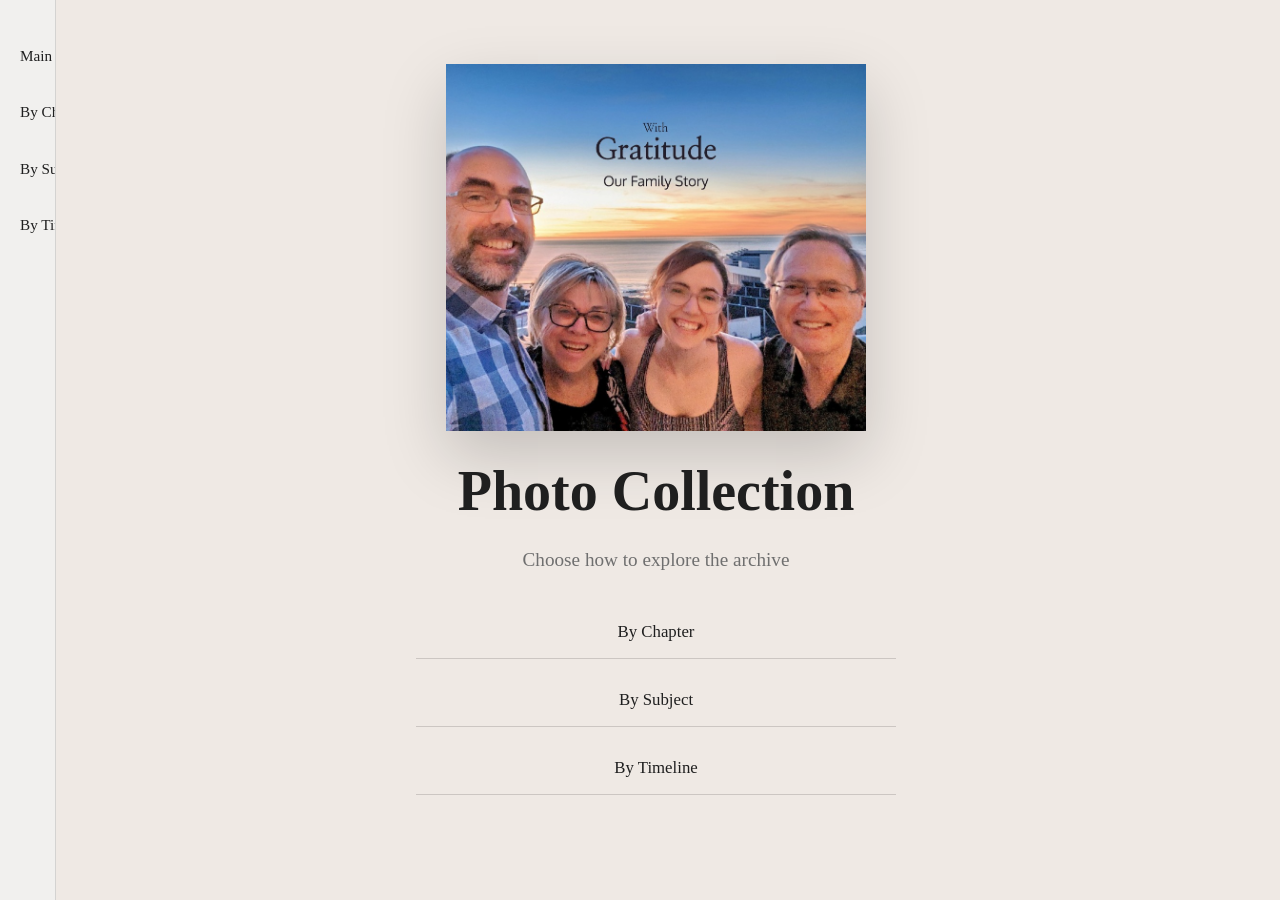
<file: index.html>
<!DOCTYPE html>
<html lang="en">
<head>
  <meta charset="UTF-8">
  <title>Main Page</title>
  <meta name="viewport" content="width=device-width, initial-scale=1.0">
  <link rel="stylesheet" href="gallery.css">
</head>

<body>

<!-- Side Navigation -->
<nav class="side-nav">
  <ul>
    <li><a href="index.html">Main Page</a></li><li class="has-subnav">
  <a href="by-chapter.html">By Chapter</a>
  <ul class="sub-nav">
    <li><a href="foreword.html">Foreword</a></li>
    <li><a href="chapter-01-marie.html">Marie</a></li>
    <li><a href="chapter-02-bill.html">Bill</a></li>
    <li><a href="chapter-03-coming-together.html">Coming Together</a></li>
    <li><a href="chapter-04-raising-our-family.html">Raising Our Family</a></li>
    <li><a href="chapter-05-west-and-world.html">Making Our Home in the West and the World</a></li>
    <li><a href="chapter-06-family-today-tomorrow.html">Our Family Today and Tomorrow</a></li>
  </ul>
</li>
    <li><a href="by-subject.html?view=subject">By Subject</a></li>
    <li><a href="timeline.html">By Timeline</a></li>
  </ul>
</nav>

<!-- Main Content -->
<main class="book-gallery">

  <!-- Cover Section -->
  <section class="gallery-section cover">

    <figure>
      <img 
        src="images/2026-with-gratitude.jpg" 
        alt="Family Archive">
    </figure>
  </section>

  <!-- Intro -->
  <section class="gallery-section">
    <header class="book-header">
      <h1 class="book-title">Photo Collection</h1>
      <p class="book-subtitle">Choose how to explore the archive</p>
    </header>
  </section>

  <!-- Navigation Tiles -->
  <nav class="toc">
    <div class="toc-list">
      <a href="by-chapter.html">By Chapter</a>
      <a href="by-subject.html?view=subject">By Subject</a>
      <a href="timeline.html?view=timeline">By Timeline</a>
    </div>
  </nav>

</main>

</body>
</html>
</file>
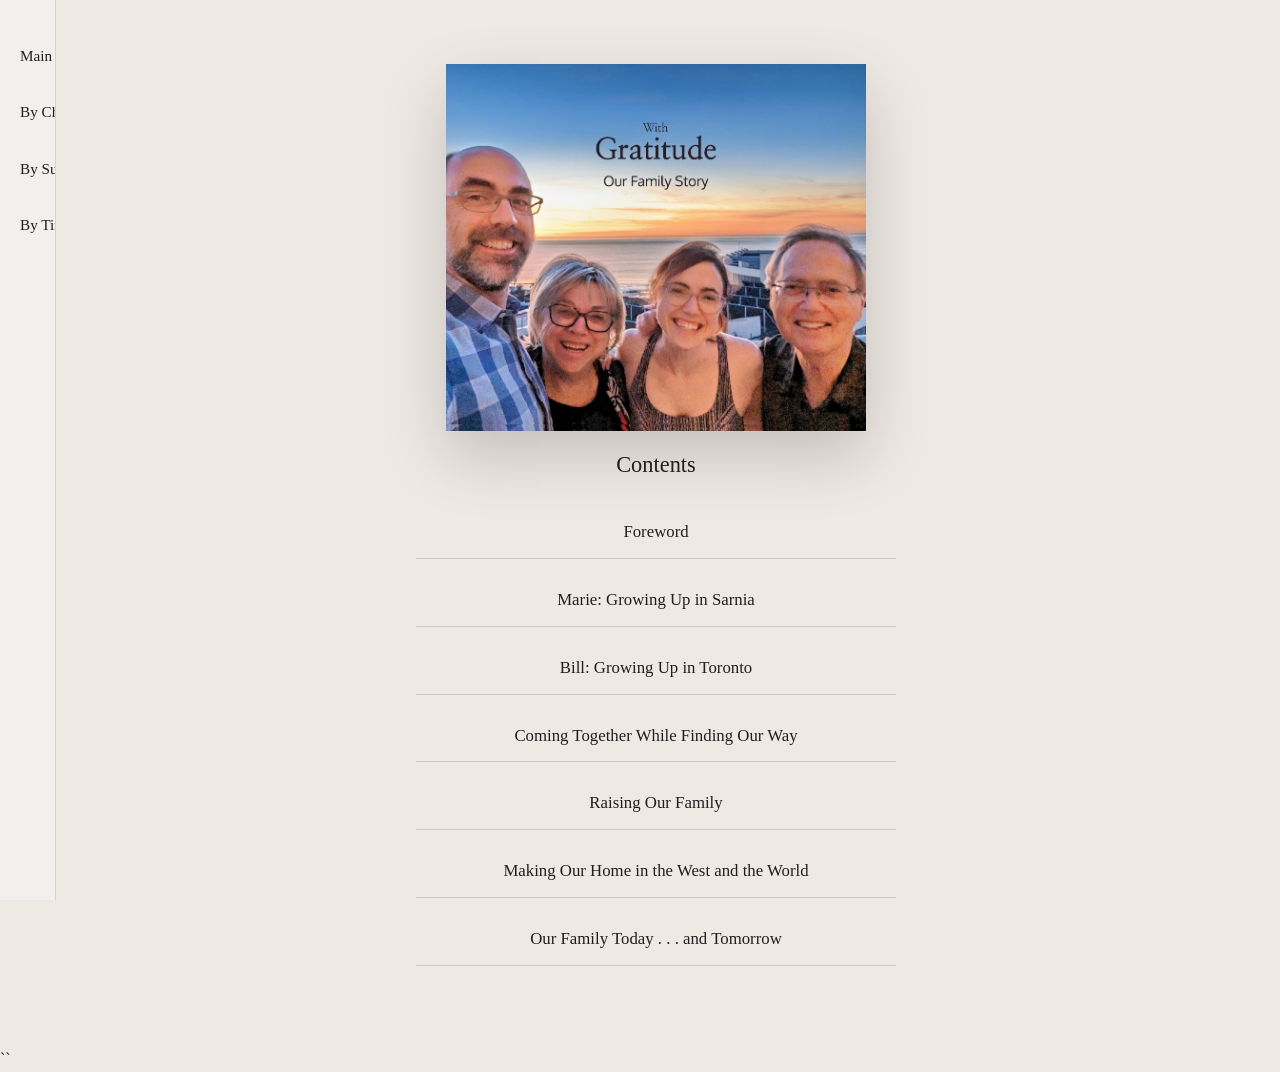
<file: by-chapter.html>
<!DOCTYPE html>
<html lang="en">
<head>
  <meta charset="UTF-8" />
  <title>With Gratitude — Our Family Story</title>
  <link rel="stylesheet" href="gallery.css" />
  <meta name="viewport" content="width=device-width, initial-scale=1.0" />
</head>

<body>


<!-- Side Navigation -->
<nav class="side-nav">
  <ul>
    <li><a href="index.html">Main Page</a></li><li class="has-subnav">
  <a href="by-chapter.html">By Chapter</a>
  <ul class="sub-nav">
    <li><a href="foreword.html">Foreword</a></li>
    <li><a href="chapter-01-marie.html">Marie</a></li>
    <li><a href="chapter-02-bill.html">Bill</a></li>
    <li><a href="chapter-03-coming-together.html">Coming Together</a></li>
    <li><a href="chapter-04-raising-our-family.html">Raising Our Family</a></li>
    <li><a href="chapter-05-west-and-world.html">Making Our Home in the West and the World</a></li>
    <li><a href="chapter-06-family-today-tomorrow.html">Our Family Today and Tomorrow</a></li>
  </ul>
</li>
    <li><a href="by-subject.html?view=subject">By Subject</a></li>
    <li><a href="timeline.html">By Timeline</a></li>
  </ul>
</nav>


<main class="book-gallery">

  <!-- COVER -->
  <section class="gallery-section cover">
    <figure>
      <img src="images/2026-with-gratitude.jpg" alt="With Gratitude book cover">
    </figure>
  </section>

  <!-- TABLE OF CONTENTS -->
  <section class="gallery-section toc">
    <h2>Contents</h2>

    <nav class="toc-list">
      <a href="foreword.html">Foreword</a>
      <a href="chapter-01-marie.html">Marie: Growing Up in Sarnia</a>
      <a href="chapter-02-bill.html">Bill: Growing Up in Toronto</a>
      <a href="chapter-03-coming-together.html">Coming Together While Finding Our Way</a>
      <a href="chapter-04-raising-our-family.html">Raising Our Family</a>
      <a href="chapter-05-west-and-world.html">Making Our Home in the West and the World</a>
      <a href="chapter-06-family-today-tomorrow.html">Our Family Today . . . and Tomorrow</a>
    </nav>

  </section>

</main>

</body>
</html>
``
</file>
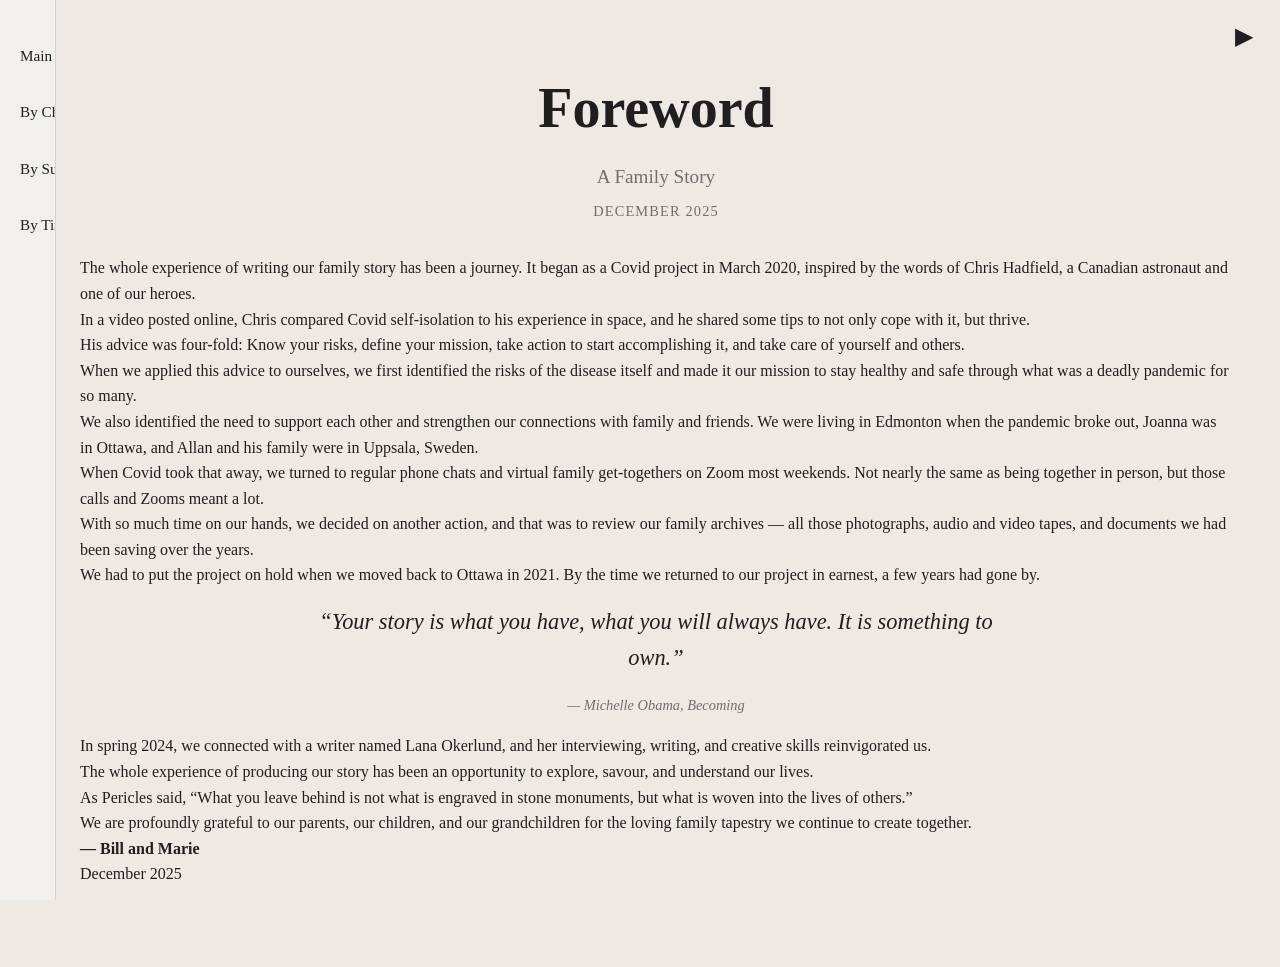
<file: foreword.html>
<!DOCTYPE html>
<html lang="en">
<head>
  <meta charset="UTF-8">
  <title>Foreword</title>
  <meta name="viewport" content="width=device-width, initial-scale=1.0">
  <link rel="stylesheet" href="gallery.css">
</head>

<body>

<nav class="chapter-nav">
  
  <a href="chapter-01-marie.html" class="nav-next" aria-label="Next chapter">
    ▶
  </a>
</nav>


<!-- Side Navigation -->
<nav class="side-nav">
  <ul>
    <li><a href="index.html">Main Page</a></li><li class="has-subnav">
  <a href="by-chapter.html">By Chapter</a>
  <ul class="sub-nav">
    <li><a href="foreword.html">Foreword</a></li>
    <li><a href="chapter-01-marie.html">Marie</a></li>
    <li><a href="chapter-02-bill.html">Bill</a></li>
    <li><a href="chapter-03-coming-together.html">Coming Together</a></li>
    <li><a href="chapter-04-raising-our-family.html">Raising Our Family</a></li>
    <li><a href="chapter-05-west-and-world.html">Making Our Home in the West and the World</a></li>
    <li><a href="chapter-06-family-today-tomorrow.html">Our Family Today and Tomorrow</a></li>
  </ul>
</li>
    <li><a href="by-subject.html?view=subject">By Subject</a></li>
    <li><a href="timeline.html">By Timeline</a></li>
  </ul>
</nav>


<div class="book-gallery">

  <!-- Header -->
  <header class="book-header">
    <h1 class="book-title">Foreword</h1>
    <p class="book-subtitle">A Family Story</p>
    <p class="book-meta">December 2025</p>
  </header>

  <!-- Main text -->
  <section class="gallery-section">
    <article class="book-text">

      <p>
        The whole experience of writing our family story has been a journey.
        It began as a Covid project in March 2020, inspired by the words of
        Chris Hadfield, a Canadian astronaut and one of our heroes.
      </p>

      <p>
        In a video posted online, Chris compared Covid self-isolation to his
        experience in space, and he shared some tips to not only cope with it,
        but thrive.
      </p>

      <p>
        His advice was four-fold: Know your risks, define your mission,
        take action to start accomplishing it, and take care of yourself
        and others.
      </p>

      <p>
        When we applied this advice to ourselves, we first identified the
        risks of the disease itself and made it our mission to stay healthy
        and safe through what was a deadly pandemic for so many.
      </p>

      <p>
        We also identified the need to support each other and strengthen our
        connections with family and friends. We were living in Edmonton when
        the pandemic broke out, Joanna was in Ottawa, and Allan and his family
        were in Uppsala, Sweden.
      </p>

      <p>
        When Covid took that away, we turned to regular phone chats and virtual
        family get-togethers on Zoom most weekends. Not nearly the same as being
        together in person, but those calls and Zooms meant a lot.
      </p>

      <p>
        With so much time on our hands, we decided on another action, and that
        was to review our family archives — all those photographs, audio and
        video tapes, and documents we had been saving over the years.
      </p>

      <p>
        We had to put the project on hold when we moved back to Ottawa in 2021.
        By the time we returned to our project in earnest, a few years had gone by.
      </p>

    </article>
  </section>

  <!-- Quote -->
  <section class="gallery-section quote">
    <blockquote>
      “Your story is what you have, what you will always have.
      It is something to own.”
    </blockquote>
    <cite>— Michelle Obama, <em>Becoming</em></cite>
  </section>

      <p>
  <!-- Closing -->
  <section class="gallery-section">
    <article class="book-text">
      <p>
        In spring 2024, we connected with a writer named Lana Okerlund, and her
        interviewing, writing, and creative skills reinvigorated us.
      </p>

      <p>
        The whole experience of producing our story has been an opportunity
        to explore, savour, and understand our lives.
      </p>

      <p>
        As Pericles said, “What you leave behind is not what is engraved in stone
        monuments, but what is woven into the lives of others.”
      </p>

      <p>
        We are profoundly grateful to our parents, our children, and our
        grandchildren for the loving family tapestry we continue to create
        together.
      </p>

      <p><strong>— Bill and Marie</strong><br>December 2025</p>

    </article>
  </section>

</div>

</body>
</html>
</file>
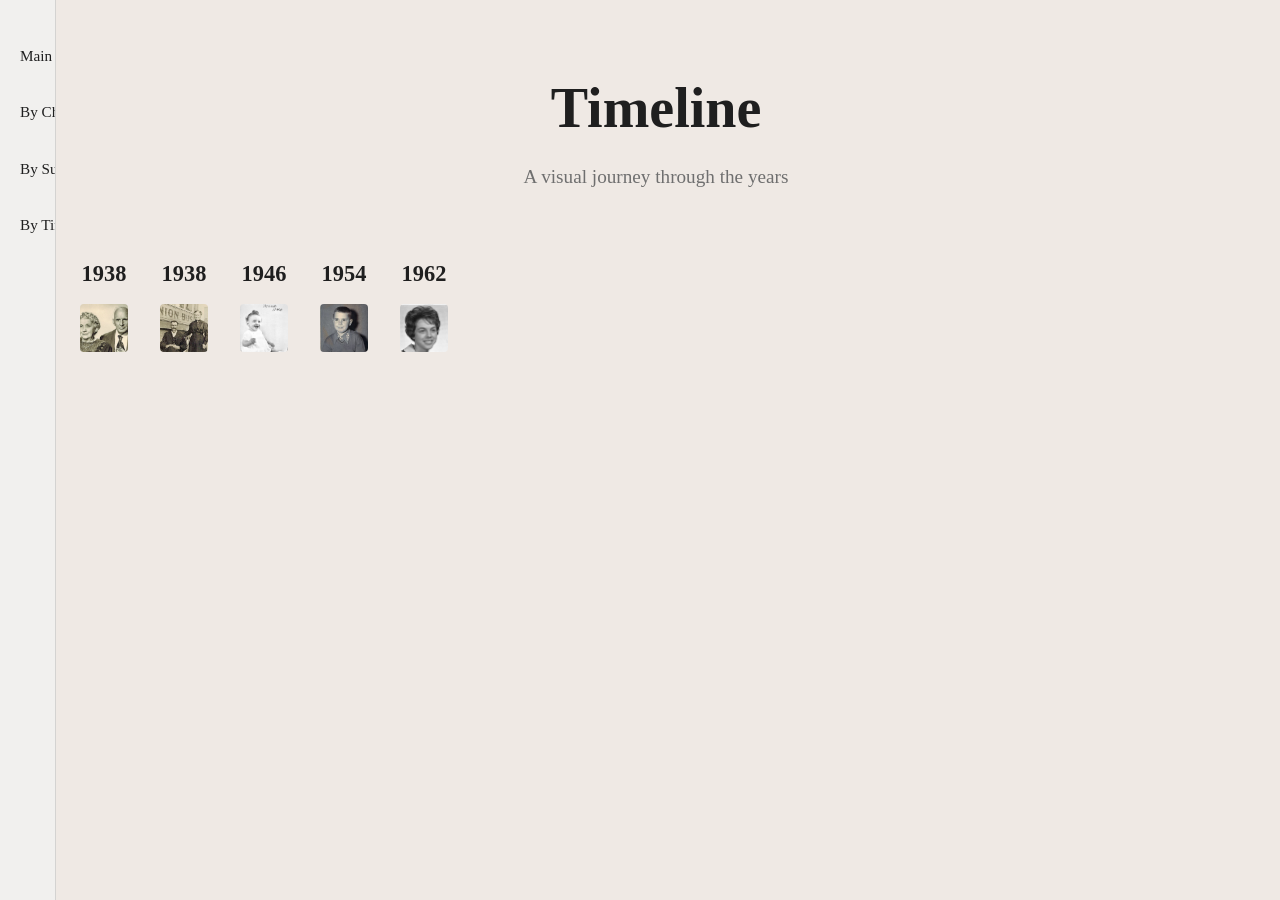
<file: timeline.html>
<!DOCTYPE html>
<html lang="en">
<head>
  <meta charset="UTF-8" />
  <title>By Timeline — With index</title>
  <meta name="viewport" content="width=device-width, initial-scale=1.0" />
  <link rel="stylesheet" href="gallery.css" />
</head>

<body>

<!-- Side Navigation -->
<nav class="side-nav">
  <ul>
    <li><a href="index.html">Main Page</a></li><li class="has-subnav">
  <a href="by-chapter.html">By Chapter</a>
  <ul class="sub-nav">
    <li><a href="foreword.html">Foreword</a></li>
    <li><a href="chapter-01-marie.html">Marie</a></li>
    <li><a href="chapter-02-bill.html">Bill</a></li>
    <li><a href="chapter-03-coming-together.html">Coming Together</a></li>
    <li><a href="chapter-04-raising-our-family.html">Raising Our Family</a></li>
    <li><a href="chapter-05-west-and-world.html">Making Our Home in the West and the World</a></li>
    <li><a href="chapter-06-family-today-tomorrow.html">Our Family Today and Tomorrow</a></li>
  </ul>
</li>
    <li><a href="by-subject.html?view=subject">By Subject</a></li>
    <li><a href="timeline.html">By Timeline</a></li>
  </ul>
</nav>

<main class="book-gallery">

  <!-- Page Header -->
  <header class="book-header">
    <h1 class="book-title">Timeline</h1>
    <p class="book-subtitle">
      A visual journey through the years
    </p>
  </header>

  <!-- =========================
       HORIZONTAL TIMELINE
       ========================= -->
  <section class="timeline-wrapper">

    <div class="timeline">

      <!-- TIMELINE ITEM -->
      <article class="timeline-item">
        <h3 class="timeline-year">1938</h3>

        <figure>
          <a href="#img-1938-01">
            <img src="images/1938-jennie-william-revington.jpg" alt="1946" />
          </a>
          <figcaption>Marie is born in Sarnia</figcaption>
        </figure>
      </article>

      <!-- TIMELINE ITEM -->
      <article class="timeline-item">
        <h3 class="timeline-year">1938</h3>

        <figure>
          <a href="#img-1938-02">
            <img src="images/1938-joseph-catharina-lobsinger.jpg" alt="1946" />
          </a>
          <figcaption>Marie is born in Sarnia</figcaption>
        </figure>
      </article>

      <!-- TIMELINE ITEM -->
      <article class="timeline-item">
        <h3 class="timeline-year">1946</h3>

        <figure>
          <a href="#img-1946">
            <img src="images/1947-05-marie.jpg" alt="1946" />
          </a>
          <figcaption>Marie is born in Sarnia</figcaption>
        </figure>
      </article>


      <!-- TIMELINE ITEM -->
      <article class="timeline-item">
        <h3 class="timeline-year">1954</h3>

        <figure>
          <a href="#img-1954">
            <img src="images/1954-bill.jpg" alt="1954" />
          </a>
          <figcaption>Early school years</figcaption>
        </figure>
      </article>

      <!-- TIMELINE ITEM -->
      <article class="timeline-item">
        <h3 class="timeline-year">1962</h3>

        <figure>
          <a href="#img-1962">
            <img src="images/1962-marie.jpg" alt="1962" />
          </a>
          <figcaption>Growing up in Sarnia</figcaption>
        </figure>
      </article>

    </div>
  </section>

</main>

<!-- =========================
     LIGHTBOXES
     ========================= -->

<div id="img-1938-01" class="lightbox">
  <a href="#" class="lightbox-close"></a>
  <figure class="lightbox-figure">
    <img src="images/1938-jennie-william-revington.jpg" alt="1954" />
    <figcaption>Jennie and William Revington</figcaption>
  </figure>
</div>

<div id="img-1938-02" class="lightbox">
  <a href="#" class="lightbox-close"></a>
  <figure class="lightbox-figure">
    <img src="images/1938-joseph-catharina-lobsinger.jpg" alt="1954" />
    <figcaption>1938 Joseph and Catharina Lobsinger</figcaption>
  </figure>
</div>

<div id="img-1946" class="lightbox">
  <a href="#" class="lightbox-close"></a>
  <figure class="lightbox-figure">
    <img src="images/1947-05-marie.jpg" alt="1946" />
    <figcaption>Marie is born in Sarnia</figcaption>
  </figure>
</div>

<div id="img-1954" class="lightbox">
  <a href="#" class="lightbox-close"></a>
  <figure class="lightbox-figure">
    <img src="images/1954-bill.jpg" alt="1954" />
    <figcaption>Early school years</figcaption>
  </figure>
</div>

<div id="img-1962" class="lightbox">
  <a href="#" class="lightbox-close"></a>
  <figure class="lightbox-figure">
    <img src="images/1962-marie.jpg" alt="1962" />
    <figcaption>Growing up in Sarnia</figcaption>
  </figure>
</div>

</body>
</html>
</file>
<file: gallery.css>
/* ---------- VARIABLES ---------- */
:root {
  --bg: #efe9e4;
  --text: #1f1f1f;
  --muted: #6f6f6f;
  --accent: #2e2e2e;

  --max-width: 1200px;
  --gap: 2.5rem;
}

/* ---------- RESET ---------- */
* {
  margin: 0;
  padding: 0;
  box-sizing: border-box;
}

img {
  width: 100%;
  display: block;
}

/* ---------- BASE ---------- */
body {
  font-family: "Georgia", "Times New Roman", serif;
  background: var(--bg);
  color: var(--text);
  line-height: 1.6;
}

.book-gallery {
  max-width: var(--max-width);
  margin: 0 auto;
  padding: 4rem 1.5rem;
}

/* Link that looks like normal text */
.text-link {
  color: inherit;
  text-decoration: none;
  font-weight: inherit;
}

.text-link:hover {
  text-decoration: underline; /* optional, subtle feedback */
}

/* ---------- HEADER ---------- */
.book-header {
  text-align: center;
  margin-bottom: 4rem;
}

.book-title {
  font-size: clamp(2.2rem, 5vw, 3.5rem);
  font-weight: 600;
  margin-bottom: 0.5rem;
}

.book-subtitle {
  font-size: 1.2rem;
  color: var(--muted);
  margin-bottom: 0.75rem;
}

.book-meta {
  font-size: 0.9rem;
  letter-spacing: 0.08em;
  text-transform: uppercase;
  color: var(--muted);
}

/* ---------- SECTIONS ---------- */
.gallery-section {
  margin-bottom: 5rem;
}

.gallery-section h2 {
  font-size: 1.4rem;
  margin-bottom: 1.5rem;
  text-align: center;
  font-weight: 500;

}

/* ---------- COVER ---------- */
.cover figure {
  max-width: 420px;
  margin: 0 auto;
}

.cover img {
  box-shadow: 0 25px 60px rgba(0,0,0,0.18);
}

figcaption {
  margin-top: 0.75rem;
  font-size: 0.85rem;
  color: var(--muted);
  text-align: center;
}

/* ---------- GRID ---------- */
.grid {
  display: grid;
  grid-template-columns: repeat(auto-fit, minmax(280px, 1fr));
  gap: var(--gap);
}

.grid.small {
  grid-template-columns: repeat(auto-fit, minmax(220px, 1fr));
}

.grid{
  display: grid;
  gap: var(--gap);

  /* This makes it automatically choose 2, 3, 4, 5… columns as space allows */
  grid-template-columns: repeat(auto-fit, minmax(180px, 1fr));
}

/* Center thumbnails over their captions */
.grid figure {
  display: flex;
  flex-direction: column;
  align-items: center;
}

/* ---------- QUOTE ---------- */
.quote {
  max-width: 720px;
  margin: 0 auto;
  text-align: center;
}

blockquote {
  font-size: 1.4rem;
  font-style: italic;
  margin-bottom: 1rem;
}

cite {
  font-size: 0.9rem;
  color: var(--muted);
}

/* ---------- RESPONSIVE ---------- */
@media (max-width: 600px) {
  .book-gallery {
    padding: 2.5rem 1rem;
  }

  blockquote {
    font-size: 1.2rem;
  }
}
/* ---------- TABLE OF CONTENTS ---------- */
.toc {
  max-width: 480px;
  margin: 0 auto;
}

.toc-list {
  display: flex;
  flex-direction: column;
  gap: 1rem;
  text-align: center;
}

.toc-list a {
  text-decoration: none;
  color: var(--text);
  font-size: 1.05rem;
  padding: 0.75rem 0;
  border-bottom: 1px solid rgba(0,0,0,0.15);
}

.toc-list a:hover {
  color: var(--muted);
}
/* Thumbnail images ONLY */
.chapter-thumb,
.grid figure img {
  width: 96px;
  height: 96px;
  object-fit: cover;
  object-position: top center;
  display: block;
}
/* Center the chapter image under the title */
.chapter-thumb {
  margin: 0.75rem auto 0.5rem auto;
}
.chapter-thumb,
.grid figure img {
  touch-action: manipulation;
}
/* ---------- SIDE NAVIGATION ---------- */

.side-nav {
  position: fixed;
  top: 0;
  left: 0;
  height: 100vh;
  width: 56px;
  background: #f1f0ee;
  border-right: 1px solid rgba(0,0,0,0.12);
  overflow: hidden;
  transition: width 0.3s ease;
  z-index: 100;
}

.side-nav:hover {
  width: 220px;
}

.side-nav ul {
  list-style: none;
  padding: 2rem 0;
}

.side-nav li {
  margin-bottom: 0.5rem;
}

.side-nav a {
  display: block;
  padding: 0.75rem 1.25rem;
  text-decoration: none;
  color: var(--text);
  font-size: 0.95rem;
  white-space: nowrap;
  transition: background 0.2s ease;
}

.side-nav a:hover {
  background: rgba(0,0,0,0.05);
}

/* ---------- PAGE OFFSET ---------- */
/* Prevent content from hiding behind the nav */

.book-gallery {
  margin-left: 56px;
  transition: margin-left 0.5s ease;
}

.side-nav:hover ~ .book-gallery {
  margin-left: 220px;
}
/* Reduce space between subtitle and TOC on main page */
.book-header {
  margin-bottom: 2rem;
}

.book-subtitle {
  margin-bottom: 0.5rem;
}

.toc {
  margin-top: 0;
}

/* Collapsible gallery sections */
details {
  margin-bottom: 3rem;
}

/* Clickable heading */
summary.gallery-subheading {
  list-style: none;
  cursor: pointer;

  text-align: center;
  font-size: 1.2rem;
  font-weight: 500;

  padding: 0.75rem 0;
}

/* Remove default arrow (we'll add our own if desired) */
summary::-webkit-details-marker {
  display: none;
}

/* Optional hero image under heading */
.section-hero {
  margin: 1rem auto 2rem;
  max-width: 320px;
}

.section-hero img {
  width: 100%;
  display: block;
}

/* Smooth open animation (optional) */
details[open] .grid {
  animation: fadeIn 0.3s ease;
}

@keyframes fadeIn {
  from { opacity: 0; transform: translateY(-4px); }
  to   { opacity: 1; transform: translateY(0); }
}

/* =========================================================
   HORIZONTAL TIMELINE
   ========================================================= */

.timeline-wrapper {
  overflow-x: auto;
  padding-bottom: 1rem;
}

/* horizontal scrolling row */
.timeline {
  display: flex;
  gap: 2.5rem;
  padding: 2rem 0;
}

/* each timeline card */
.timeline-item {
  flex: 0 0 auto;
  width: 48px;
  height: 48px;
  object-fit: cover;
  object-position: top center;
  display: block;
  text-align: center;

}

/* year label */
.timeline-year {
  font-size: 1.4rem;
  margin-bottom: 0.75rem;
  color: var(--text);
}

/* image styling matches gallery thumbnails */
.timeline-item img {
  width: 100%;
  height: 200px;
  object-fit: cover;
  object-position: top center;
  border-radius: 4px;
  cursor: zoom-in;
}

/* caption */
.timeline-item figcaption {
  margin-top: 0.5rem;
  font-size: 0.85rem;
  color: var(--muted);
}

.timeline {
  display: flex;
  gap: 2rem;

  width: max-content;   /* ← THIS forces overflow */
}

.timeline-wrapper {
  overflow-x: auto;
  overflow-y: hidden;
}


/* =========================================================
   LIGHTBOX — FULL SCREEN IMAGE, OVERLAY CAPTION
   ========================================================= */

.lightbox-close {
  position: absolute;
  inset: 0;
  z-index: 1;
}

.lightbox {
  position: fixed;
  inset: 0;
  background: rgba(15, 15, 15, 0.95);

  display: flex;
  align-items: center;
  justify-content: center;

  z-index: 9999;
}

/* hide unless targeted */
.lightbox:not(:target) {
  display: none;
}

/* click anywhere to close */
.lightbox-close {
  position: absolute;
  inset: 0;
  cursor: zoom-out;
}

/* figure becomes positioning context */
.lightbox-figure {
  position: relative;
  max-width: 98vw;
  max-height: 98vh;
}

.lightbox-figure {
  position: relative;
  z-index: 0;
}

/* image truly fills the viewport */
.lightbox-figure img {
  width: 95vw;
  height: 95vh;
  object-fit: contain;
}

}.lightbox-figure {
  position: relative;   /* anchor for caption overlay */
}

.lightbox-figure img {
  display: block;       /* prevents layout gaps */
}

/* caption overlays at bottom */
.lightbox-figure figcaption {
  position: absolute;
  left: 50%;
  bottom: 1.5rem;
  transform: translateX(-50%);
  max-width: 80ch;
  padding: 0.5rem 1rem;
  background: rgba(0,0,0,0.6);
  color: #eee;
  text-align: center;
  font-size: 0.9rem;
  border-radius: 4px;
}

/* Collapsible section headings */
summary.gallery-subheading {
  list-style: none;
  cursor: pointer;
  text-align: center;
  font-size: 1.2rem;
  font-weight: 500;
  padding: 0.75rem 0;
}

summary::-webkit-details-marker {
  display: none;
}

/* Section hero image */
.section-hero {
  margin: 1rem auto 2rem;
  max-width: 320px;
}

.section-hero img {
  width: 100%;
  display: block;
}

/* Tighter spacing when sections are collapsed */
.gallery-section {
  margin-bottom: 1rem; /* was larger */
}

/* Even tighter when details are closed */
details:not([open]) {
  margin-bottom: .5rem;
}

/* Timeline thumbnails — very small */
.timeline-item img {
  width: 48px;
  height: 48px;

  object-fit: cover;
  object-position: top center;

  border-radius: 4px;     /* optional */
  margin: 0 auto;         /* center in card */
}

.cover .book-header {
  margin-bottom: .25rem;
}

.cover .book-subtitle {
  margin-bottom: 0.25rem;
}

.lightbox {
  left: 0 !important;
  margin-left: 0 !important;
}

.lightbox-figure,
.lightbox-figure img {
  max-width: 95vw;
  max-height: 95vh;
}
`` 

/* =========================================================
   CHAPTER NAVIGATION (FIXED ARROWS)
   ========================================================= */

.chapter-nav {
  position: fixed;
  top: 0;
  left: 0;
  right: 0;

  height: 56px;
  padding: 0 1rem;

  display: flex;
  align-items: center;
  justify-content: space-between;

  background: rgba(250, 249, 247, 0.9); /* matches page bg */
  backdrop-filter: blur(4px);

  z-index: 2000;
}

/* arrows */
.chapter-nav a {
  text-decoration: none;
  font-size: 1.4rem;
  color: var(--text);

  width: 40px;
  height: 40px;

  display: flex;
  align-items: center;
  justify-content: center;

  border-radius: 50%;
  transition: background 0.2s ease;
}

.chapter-nav a:hover {
  background: rgba(0,0,0,0.08);
}

/* =========================================================
   LIGHTBOX PREV / NEXT NAVIGATION
   ========================================================= */

.lightbox-nav {
  position: absolute;
  top: 50%;
  transform: translateY(-50%);
  z-index: 2;

  width: 48px;
  height: 48px;

  display: flex;
  align-items: center;
  justify-content: center;

  font-size: 1.8rem;
  text-decoration: none;
  color: #fff;

  background: rgba(0,0,0,0.4);
  border-radius: 50%;

  transition: background 0.2s ease;
}

.lightbox-nav:hover {
  background: rgba(0,0,0,0.7);
}

/* left arrow */
.lightbox-nav.prev {
  left: 1.5rem;
}

/* right arrow */
.lightbox-nav.next {
  right: 1.5rem;
}

/* Base chapter styling */
body.chapter {
  min-height: 100vh;
  margin: 0;
}

/* Individual chapter backgrounds */
body.chapter-1 {
  background-color: #f4efe8; /* warm parchment */
}

body.chapter-2 {
  background-color: #e8f2f4; /* cool blue */
}

body.chapter-3 {
  background-color: #f0e8f4; /* soft lavender */
}

/* Chapter navigation positioning */
.chapter-nav {
  position: fixed;
  top: 1rem;
  width: 100%;
  left: 0;
  pointer-events: none;
  z-index: 1000;
}

.chapter-nav a {
  pointer-events: auto;
  position: fixed;
  top: 1rem;
  font-size: 1.5rem;
  text-decoration: none;
}

.chapter-nav .nav-prev {
  left: 1rem;
}

.chapter-nav .nav-next {
  right: 1rem;
}

/* ---------- SIDE NAV SUB-CATEGORIES ---------- */

.side-nav .sub-nav {
  list-style: none;
  padding-left: 0;
  margin-top: 0.25rem;
  display: none;
}

.side-nav .sub-nav a {
  padding: 0.5rem 1.75rem;
  font-size: 0.85rem;
  color: var(--muted);
}

/* Hide sub-navigation by default */
.side-nav .sub-nav {
  list-style: none;
  margin: 0;
  padding: 0;
  display: none;
}

/* Show sub-nav ONLY when hovering the parent item */
.side-nav .has-subnav:hover > .sub-nav {
  display: block;
}

/* Sub-nav link styling (inherits your existing look) */
.side-nav .sub-nav a {
  padding: 0.5rem 1.75rem;
  font-size: 0.85rem;
  color: var(--muted);
}

@media (max-width: 768px) {

  .side-nav {
    position: relative;
    width: 100%;
  }

  .side-nav ul {
    display: flex;
    flex-direction: column;
  }

  .has-subnav .sub-nav {
    display: block;
    padding-left: 1rem;
  }

  .book-gallery {
    margin-left: 0;
    padding: 1rem;
  }

  img {
    max-width: 100%;
    height: auto;
  }
}
</file>
